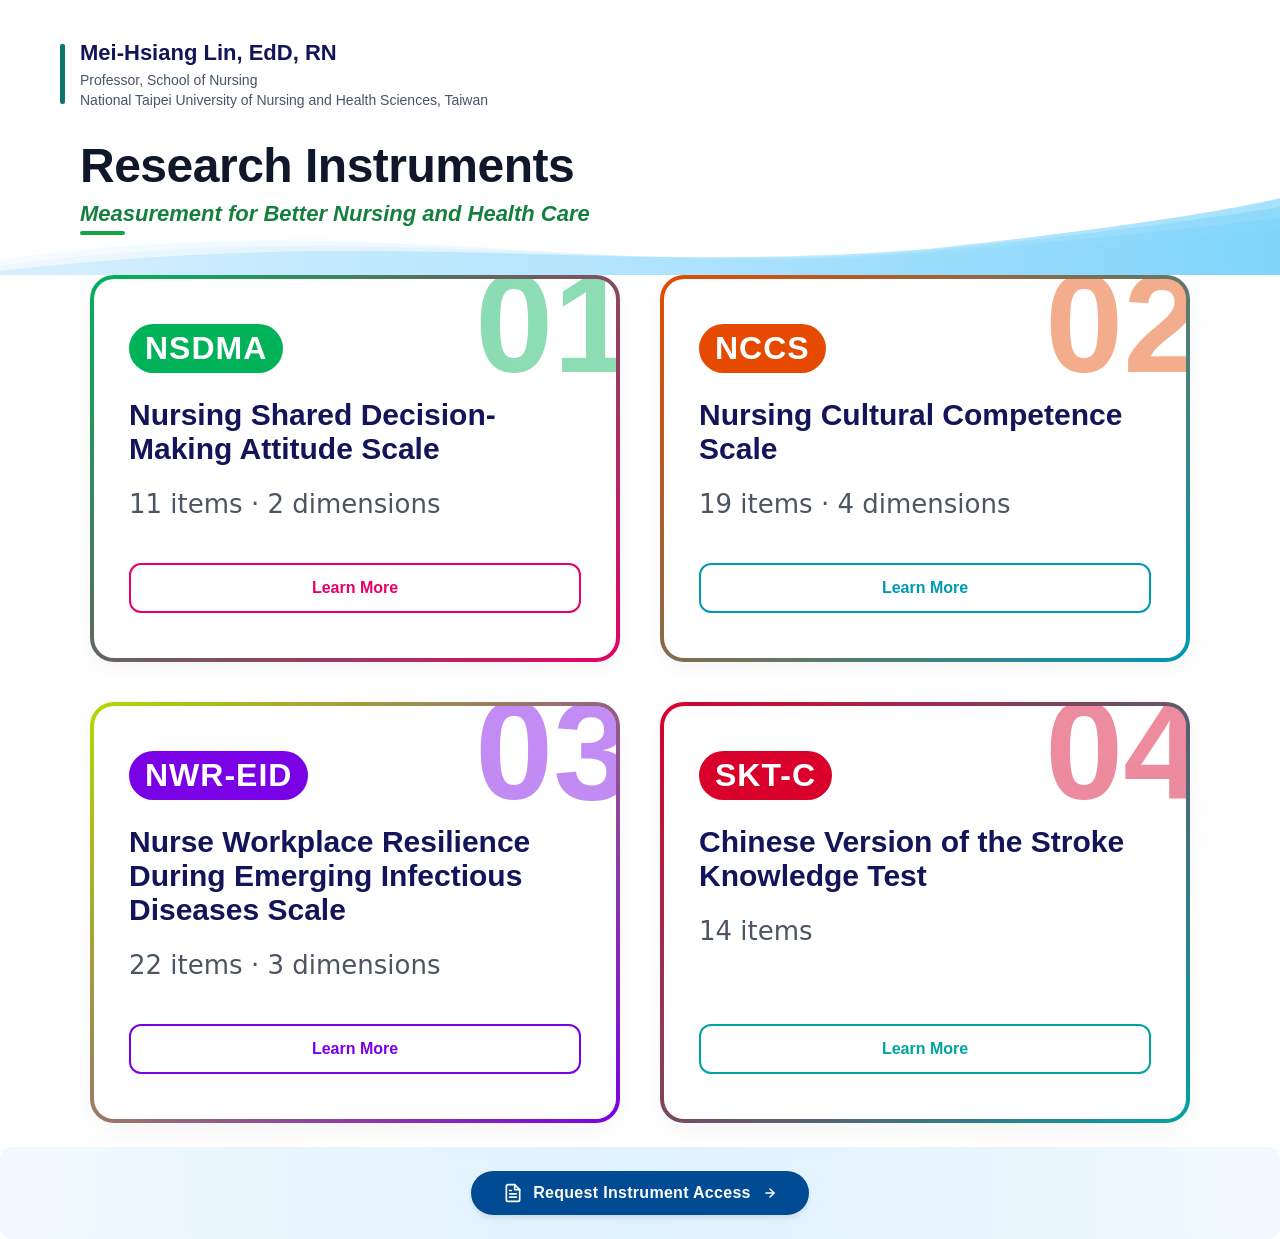
<file: index.html>
<!DOCTYPE html>
<html lang="zh-Hant">
<head>
    <meta charset="UTF-8">
    <meta name="viewport" content="width=device-width, initial-scale=1.0">
    <title>Research Instruments</title>
    <link rel="stylesheet" href="style.css">
</head>
<body>

    <div class="banner-container">
        <!-- 頂部教授資訊：包含左側垂直綠色直線 -->
        <div class="profile-container">
            <div class="profile-info">
                <div class="profile-name">Mei-Hsiang Lin, EdD, RN</div>
                <div class="profile-title">Professor, School of Nursing</div>
                <div class="profile-org">National Taipei University of Nursing and Health Sciences, Taiwan</div>
            </div>
        </div>

        <!-- 底部核心標題：完全靠左對齊 -->
        <div class="main-content">
            <h1 class="main-title">Research Instruments</h1>
            <div class="sub-title">Measurement for Better Nursing and Health Care</div>
        </div>

        <!-- 修正後完美還原的滿版多層次波浪線條 (SVG) -->
        
        <svg class="wave-background" viewBox="0 0 1200 250" fill="none" xmlns="http://w3.org" preserveAspectRatio="none">
            <!-- 漣漪第 1 層 (底層：超輕薄淡藍托底) -->
            <path d="M0 232 C280 185, 480 242, 780 236 C980 228, 1100 216, 1200 208 V250 H0 Z" fill="url(#wave-gradient-light)" opacity="0.15"/>
            
            <!-- 漣漪第 2 層 (中底層：微調起伏，創造若隱若現的交織) -->
            <path d="M0 236 C310 192, 510 246, 810 233 C1010 220, 1110 207, 1200 198 V250 H0 Z" fill="url(#wave-gradient-medium)" opacity="0.25"/>
            
            <!-- 漣漪第 3 層 (中高層：絲帶般的溫和層次) -->
            <path d="M0 241 C340 198, 530 248, 840 230 C1040 212, 1140 197, 1200 188 V250 H0 Z" fill="url(#wave-gradient-medium)" opacity="0.35"/>
            
            <!-- 漣漪第 4 層 (頂層：最上方的波浪邊緣，保持半透明以消除強烈感) -->
            <path d="M0 246 C370 205, 560 250, 870 226 C1060 206, 1150 191, 1200 180 V250 H0 Z" fill="url(#wave-gradient-dark)" opacity="0.45"/>
            
            <!-- 漸層顏色定義（全面調低色彩飽和度與亮度，回歸自然水藍） -->
            <defs>
                <linearGradient id="wave-gradient-light" x1="0" y1="250" x2="1200" y2="150" gradientUnits="userSpaceOnUse">
                    <stop offset="0%" stop-color="#f0f9ff" />
                    <stop offset="60%" stop-color="#e0f2fe" />
                    <stop offset="100%" stop-color="#bae6fd" />
                </linearGradient>
                <linearGradient id="wave-gradient-medium" x1="0" y1="250" x2="1200" y2="120" gradientUnits="userSpaceOnUse">
                    <stop offset="0%" stop-color="#e0f2fe" />
                    <stop offset="50%" stop-color="#bae6fd" />
                    <stop offset="100%" stop-color="#7dd3fc" />
                </linearGradient>
                <linearGradient id="wave-gradient-dark" x1="0" y1="250" x2="1200" y2="100" gradientUnits="userSpaceOnUse">
                    <stop offset="0%" stop-color="#bae6fd" />
                    <stop offset="50%" stop-color="#7dd3fc" />
                    <stop offset="100%" stop-color="#38bdf8" />
                </linearGradient>
            </defs>
        </svg>
    </div>


    <!-- 2x2 上二下二對稱網格佈局 -->
    <div class="contrast-grid-layout">
        
        <!-- 大項 1：NSDMA (翡翠綠 X 艷麗粉) -->
        <div class="contrast-card color-green-pink">
            <div class="card-inner">
                <span class="card-num">01</span>
                <div class="card-badge">NSDMA</div>
                <h2>Nursing Shared Decision-Making Attitude Scale</h2>
                <p>11 items · 2 dimensions</p>
                <a href="NSDMA.html" class="action-btn">Learn More</a>
            </div>
        </div>

        <!-- 大項 2：NCCS (琥珀橙 X 寶石藍) -->
        <div class="contrast-card color-orange-blue">
            <div class="card-inner">
                <span class="card-num">02</span>
                <div class="card-badge">NCCS</div>
                <h2>Nursing Cultural Competence Scale</h2>
                <p>19 items · 4 dimensions</p>
                <a href="NCCS.html" class="action-btn">Learn More</a>
            </div>
        </div>

        <!-- 大項 3：NWR-EID (芥末黃 X 皇家紫) -->
        <div class="contrast-card color-yellow-purple">
            <div class="card-inner">
                <span class="card-num">03</span>
                <div class="card-badge">NWR-EID</div>
                <h2>Nurse Workplace Resilience During Emerging Infectious Diseases Scale</h2>
                <p>22 items · 3 dimensions</p>
                <a href="NWR-EID.html" class="action-btn">Learn More</a>
            </div>
        </div>

        <!-- 大項 4：SKT-C (深烈紅 X 深青綠) -->
        <div class="contrast-card color-red-cyan">
            <div class="card-inner">
                <span class="card-num">04</span>
                <div class="card-badge">SKT-C</div>
                <h2>Chinese Version of the Stroke Knowledge Test</h2>
                <p>14 items</p>
                <a href="SKT-C.html" class="action-btn">Learn More</a>
            </div>
        </div>

    </div>


 <!-- 2. 下方按鈕呼籲區塊 (CTA Section) -->
    <div class="cta-container">
        <a href="https://forms.gle/aVVgJao4hKjNyvbj9" class="cta-button">
            <!-- 純 SVG 繪製的文件圖示 -->
            <svg class="icon-file" viewBox="0 0 24 24" fill="none" stroke="currentColor" stroke-width="2" stroke-linecap="round" stroke-linejoin="round">
                <path d="M14 2H6a2 2 0 0 0-2 2v16a2 2 0 0 0 2 2h12a2 2 0 0 0 2-2V8z"></path>
                <polyline points="14 2 14 8 20 8"></polyline>
                <line x1="16" y1="13" x2="8" y2="13"></line>
                <line x1="16" y1="17" x2="8" y2="17"></line>
                <polyline points="10 9 9 9 8 9"></polyline>
            </svg>
            
            <span class="btn-text">Request Instrument Access</span>
            
            <!-- 純 SVG 繪製的向右箭頭 -->
            <svg class="icon-arrow" viewBox="0 0 24 24" fill="none" stroke="currentColor" stroke-width="2.5" stroke-linecap="round" stroke-linejoin="round">
                <line x1="5" y1="12" x2="19" y2="12"></line>
                <polyline points="12 5 19 12 12 19"></polyline>
            </svg>
        </a>
    </div>

</body>
</html>
</file>
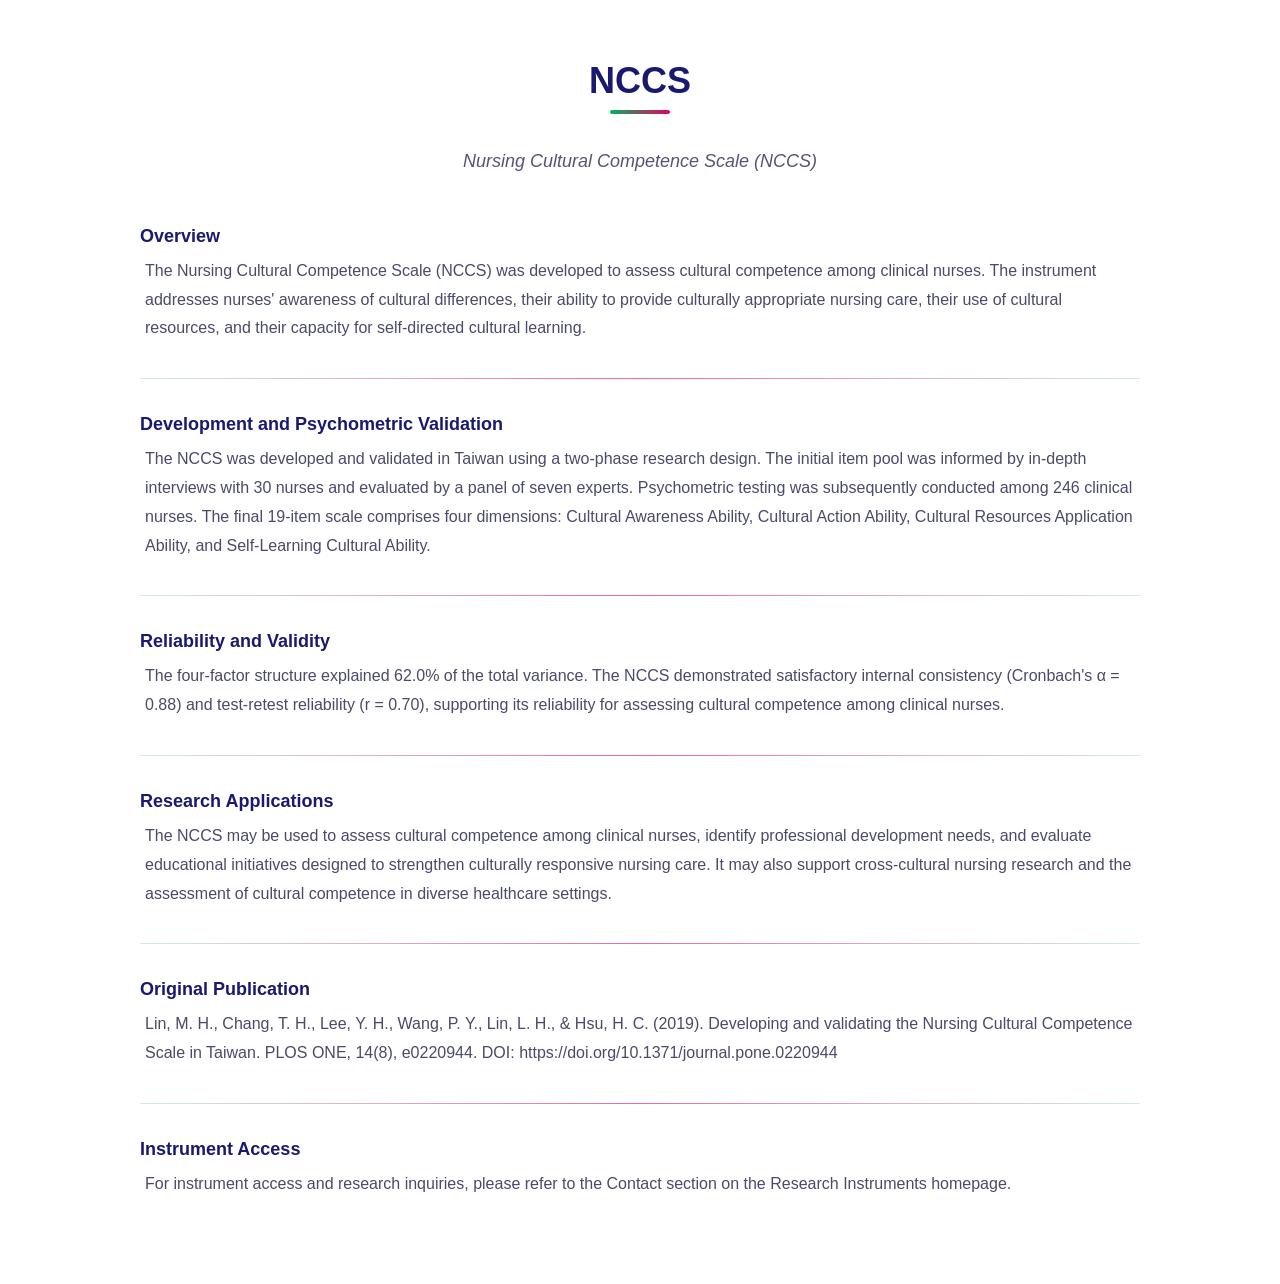
<file: NCCS.html>
<!DOCTYPE html>
<html lang="zh-TW">
<head>
    <meta charset="UTF-8">
    <meta name="viewport" content="width=device-width, initial-scale=1.0">
    <title>NCCS </title>
    <style>
        body {
            font-family: -apple-system, BlinkMacSystemFont, "Segoe UI", Roboto, sans-serif;
            background-color: #ffffff; /* 純白背景 */
            color: #191970;            /* 午夜藍文字 */
            margin: 0;
            padding: 60px 20px;
            display: flex;
            flex-direction: column;
            align-items: center;
        }
        
        /* 控制整體左右寬度的核心（數值越小，左右空白越多） */
        .container {
            width: 100%;
            max-width: 1000px; /* 黃金閱讀寬度 */
        }

        /* 主標題：完美置中 */
        .title {
            position: relative;
            font-size: 36px;
            font-weight: bold;
            text-align: center;
            margin: 0 0 45px 0; /* 留出空間給漸層線 */
        }
        .title::after {
            content: '';
            position: absolute;
            bottom: -12px;
            left: 50%;
            transform: translateX(-50%);
            width: 60px;
            height: 4px;
            background: linear-gradient(90deg, #00B359, #E60067); /* 標題下方漸層線 */
            border-radius: 2px;
        }

        /* 🌟 新增的副標題簡介樣式（16px、置中、深灰藍、上下留空行） */
        .subtitle-intro {
            font-size: 18px;
            text-align: center;      /* 配合主標題，維持置中 */
            color: #555577;          /* 稍微柔和的午夜藍深灰，做出層次感 */
            line-height: 1.6;
            margin: 0 0 50px 0;      /* 👈 下方留空行 50px，與第一個大項目完美隔開 */
            font-style: italic;      /* 可選：微斜體增加文青感，若不需要可刪除此行 */
        }

        /* 項目大標題（18px 粗體、午夜藍、靠左） */
        .item-title {
            font-size: 18px;
            font-weight: bold;
            color: #191970;
            margin: 0 0 10px 0;
            text-align: left;
        }

        /* 項目內文（16px、深灰藍、靠左） */
        .text-content {
            font-size: 16px;
            text-align: left;
            line-height: 1.8;
            color: #4a4a6a;
            margin: 0 0 25px 0; 
            padding: 0 5px;
        }

        /* 美化後的 <hr> 漸層分割線 */
        hr {
            border: none;                     
            height: 1px;                      
            background: linear-gradient(90deg, rgba(0,179,89,0.2), rgba(230,0,103,0.6), rgba(0,179,89,0.2)); 
            margin: 35px 0;                   
        }
    </style>
</head>
<body>

    <div class="container">
        <!-- 全網頁主標題 -->
        <h1 class="title">NCCS </h1>

        <!-- 🌟 新增的一行簡介（置中、大小 16px） -->
        <p class="subtitle-intro">Nursing Cultural Competence Scale (NCCS)</p>

        <!-- 項目 1 -->
        <h2 class="item-title">Overview</h2>
        <p class="text-content">
            The Nursing Cultural Competence Scale (NCCS) was developed to assess cultural competence among clinical nurses. The instrument addresses nurses' awareness of cultural differences, their ability to provide culturally appropriate nursing care, their use of cultural resources, and their capacity for self-directed cultural learning.
        </p>

        <hr>

        <!-- 項目 2 -->
        <h2 class="item-title">Development and Psychometric Validation</h2>
        <p class="text-content">
            The NCCS was developed and validated in Taiwan using a two-phase research design. The initial item pool was informed by in-depth interviews with 30 nurses and evaluated by a panel of seven experts. Psychometric testing was subsequently conducted among 246 clinical nurses.
The final 19-item scale comprises four dimensions: Cultural Awareness Ability, Cultural Action Ability, Cultural Resources Application Ability, and Self-Learning Cultural Ability.

        </p>

        <hr>

        <!-- 項目 3 -->
        <h2 class="item-title">Reliability and Validity</h2>
        <p class="text-content">
            The four-factor structure explained 62.0% of the total variance. The NCCS demonstrated satisfactory internal consistency (Cronbach's α = 0.88) and test-retest reliability (r = 0.70), supporting its reliability for assessing cultural competence among clinical nurses.
        </p>

        <hr>

        <!-- 項目 4 -->
        <h2 class="item-title">Research Applications</h2>
        <p class="text-content">
            The NCCS may be used to assess cultural competence among clinical nurses, identify professional development needs, and evaluate educational initiatives designed to strengthen culturally responsive nursing care. It may also support cross-cultural nursing research and the assessment of cultural competence in diverse healthcare settings.
        </p>

        <hr>

        <!-- 項目 5 -->
        <h2 class="item-title">Original Publication</h2>
        <p class="text-content">
            Lin, M. H., Chang, T. H., Lee, Y. H., Wang, P. Y., Lin, L. H., & Hsu, H. C. (2019). Developing and validating the Nursing Cultural Competence Scale in Taiwan. PLOS ONE, 14(8), e0220944.
DOI: https://doi.org/10.1371/journal.pone.0220944

        </p>

        <hr>

        <!-- 項目 6 -->
        <h2 class="item-title">Instrument Access</h2>
        <p class="text-content">
            For instrument access and research inquiries, please refer to the Contact section on the Research Instruments homepage.
        </p>
    </div>

</body>
</html>
</file>
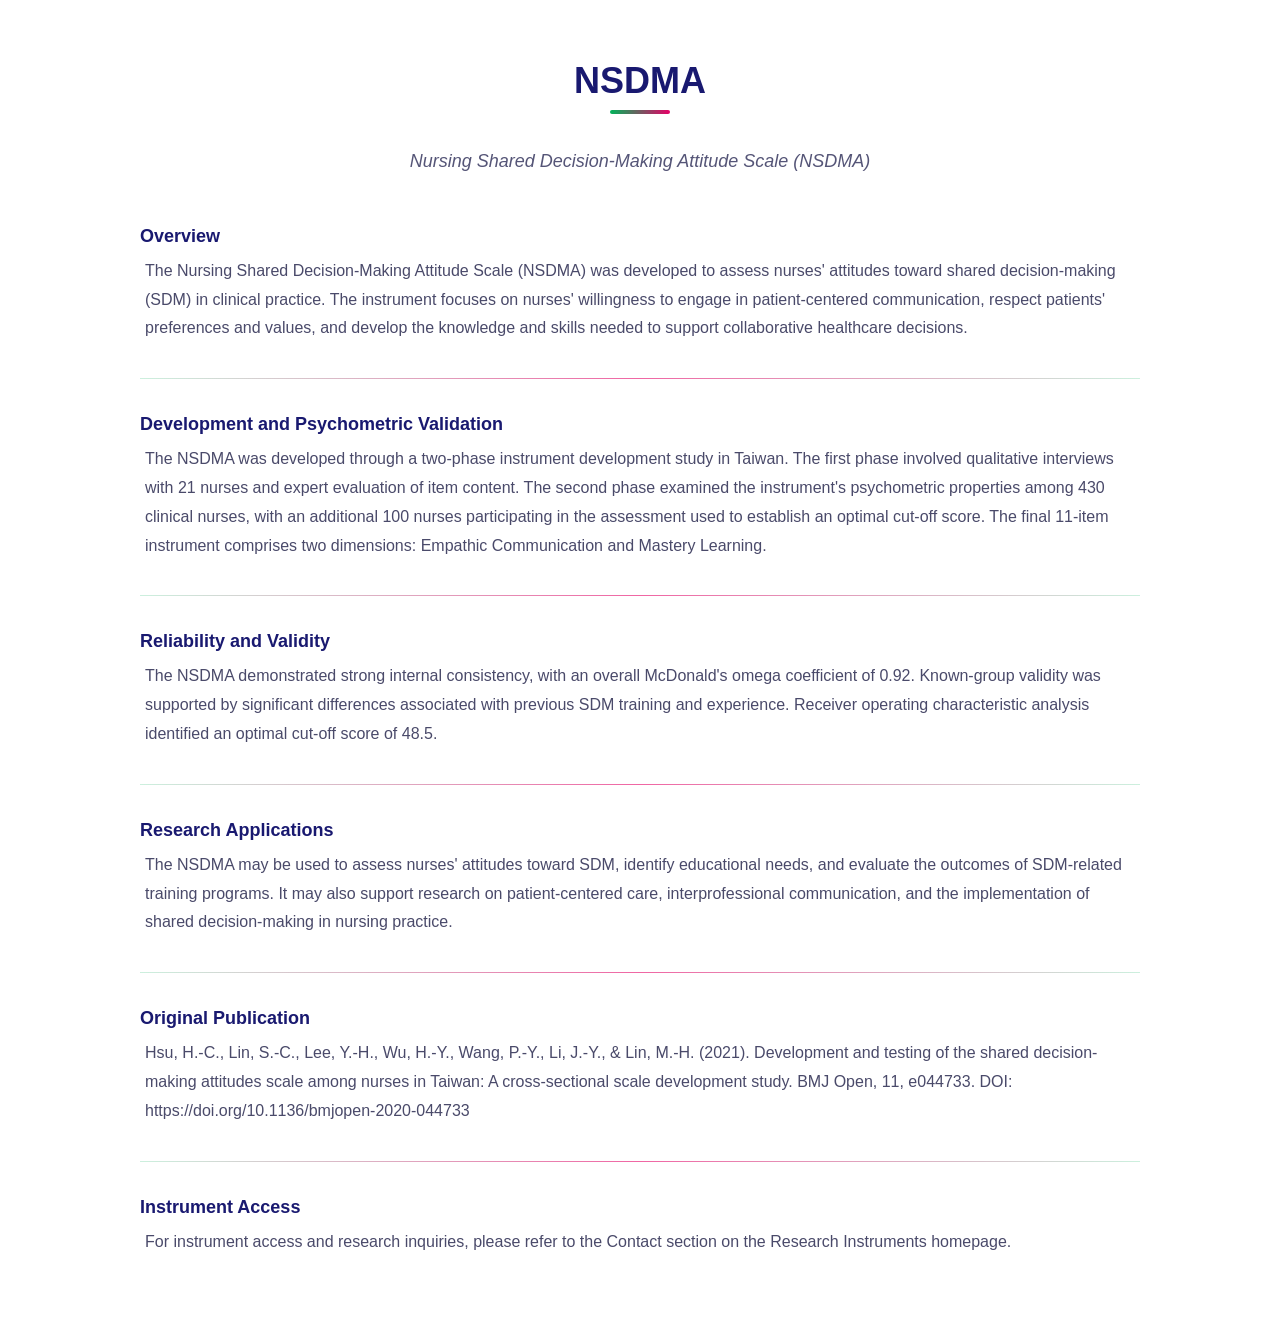
<file: NSDMA.html>
<!DOCTYPE html>
<html lang="zh-TW">
<head>
    <meta charset="UTF-8">
    <meta name="viewport" content="width=device-width, initial-scale=1.0">
    <title>NSDMA </title>
    <style>
        body {
            font-family: -apple-system, BlinkMacSystemFont, "Segoe UI", Roboto, sans-serif;
            background-color: #ffffff; /* 純白背景 */
            color: #191970;            /* 午夜藍文字 */
            margin: 0;
            padding: 60px 20px;
            display: flex;
            flex-direction: column;
            align-items: center;
        }
        
        /* 控制整體左右寬度的核心（數值越小，左右空白越多） */
        .container {
            width: 100%;
            max-width: 1000px; /* 黃金閱讀寬度 */
        }

        /* 主標題：完美置中 */
        .title {
            position: relative;
            font-size: 36px;
            font-weight: bold;
            text-align: center;
            margin: 0 0 45px 0; /* 留出空間給漸層線 */
        }
        .title::after {
            content: '';
            position: absolute;
            bottom: -12px;
            left: 50%;
            transform: translateX(-50%);
            width: 60px;
            height: 4px;
            background: linear-gradient(90deg, #00B359, #E60067); /* 標題下方漸層線 */
            border-radius: 2px;
        }

        /* 🌟 新增的副標題簡介樣式（16px、置中、深灰藍、上下留空行） */
        .subtitle-intro {
            font-size: 18px;
            text-align: center;      /* 配合主標題，維持置中 */
            color: #555577;          /* 稍微柔和的午夜藍深灰，做出層次感 */
            line-height: 1.6;
            margin: 0 0 50px 0;      /* 👈 下方留空行 50px，與第一個大項目完美隔開 */
            font-style: italic;      /* 可選：微斜體增加文青感，若不需要可刪除此行 */
        }

        /* 項目大標題（18px 粗體、午夜藍、靠左） */
        .item-title {
            font-size: 18px;
            font-weight: bold;
            color: #191970;
            margin: 0 0 10px 0;
            text-align: left;
        }

        /* 項目內文（16px、深灰藍、靠左） */
        .text-content {
            font-size: 16px;
            text-align: left;
            line-height: 1.8;
            color: #4a4a6a;
            margin: 0 0 25px 0; 
            padding: 0 5px;
        }

        /* 美化後的 <hr> 漸層分割線 */
        hr {
            border: none;                     
            height: 1px;                      
            background: linear-gradient(90deg, rgba(0,179,89,0.2), rgba(230,0,103,0.6), rgba(0,179,89,0.2)); 
            margin: 35px 0;                   
        }
    </style>
</head>
<body>

    <div class="container">
        <!-- 全網頁主標題 -->
        <h1 class="title">NSDMA </h1>

        <!-- 🌟 新增的一行簡介（置中、大小 16px） -->
        <p class="subtitle-intro">Nursing Shared Decision-Making Attitude Scale (NSDMA)</p>

        <!-- 項目 1 -->
        <h2 class="item-title">Overview</h2>
        <p class="text-content">
            The Nursing Shared Decision-Making Attitude Scale (NSDMA) was developed to assess nurses' attitudes toward shared decision-making (SDM) in clinical practice. The instrument focuses on nurses' willingness to engage in patient-centered communication, respect patients' preferences and values, and develop the knowledge and skills needed to support collaborative healthcare decisions.
        </p>

        <hr>

        <!-- 項目 2 -->
        <h2 class="item-title">Development and Psychometric Validation</h2>
        <p class="text-content">
            The NSDMA was developed through a two-phase instrument development study in Taiwan. The first phase involved qualitative interviews with 21 nurses and expert evaluation of item content. The second phase examined the instrument's psychometric properties among 430 clinical nurses, with an additional 100 nurses participating in the assessment used to establish an optimal cut-off score.
The final 11-item instrument comprises two dimensions: Empathic Communication and Mastery Learning.

        </p>

        <hr>

        <!-- 項目 3 -->
        <h2 class="item-title">Reliability and Validity</h2>
        <p class="text-content">
            The NSDMA demonstrated strong internal consistency, with an overall McDonald's omega coefficient of 0.92. Known-group validity was supported by significant differences associated with previous SDM training and experience. Receiver operating characteristic analysis identified an optimal cut-off score of 48.5.
        </p>

        <hr>

        <!-- 項目 4 -->
        <h2 class="item-title">Research Applications</h2>
        <p class="text-content">
            The NSDMA may be used to assess nurses' attitudes toward SDM, identify educational needs, and evaluate the outcomes of SDM-related training programs. It may also support research on patient-centered care, interprofessional communication, and the implementation of shared decision-making in nursing practice.
        </p>

        <hr>

        <!-- 項目 5 -->
        <h2 class="item-title">Original Publication</h2>
        <p class="text-content">
            Hsu, H.-C., Lin, S.-C., Lee, Y.-H., Wu, H.-Y., Wang, P.-Y., Li, J.-Y., & Lin, M.-H. (2021). Development and testing of the shared decision-making attitudes scale among nurses in Taiwan: A cross-sectional scale development study. BMJ Open, 11, e044733.
DOI: https://doi.org/10.1136/bmjopen-2020-044733

        </p>

        <hr>

        <!-- 項目 6 -->
        <h2 class="item-title">Instrument Access</h2>
        <p class="text-content">
            For instrument access and research inquiries, please refer to the Contact section on the Research Instruments homepage.
        </p>
    </div>

</body>
</html>
</file>
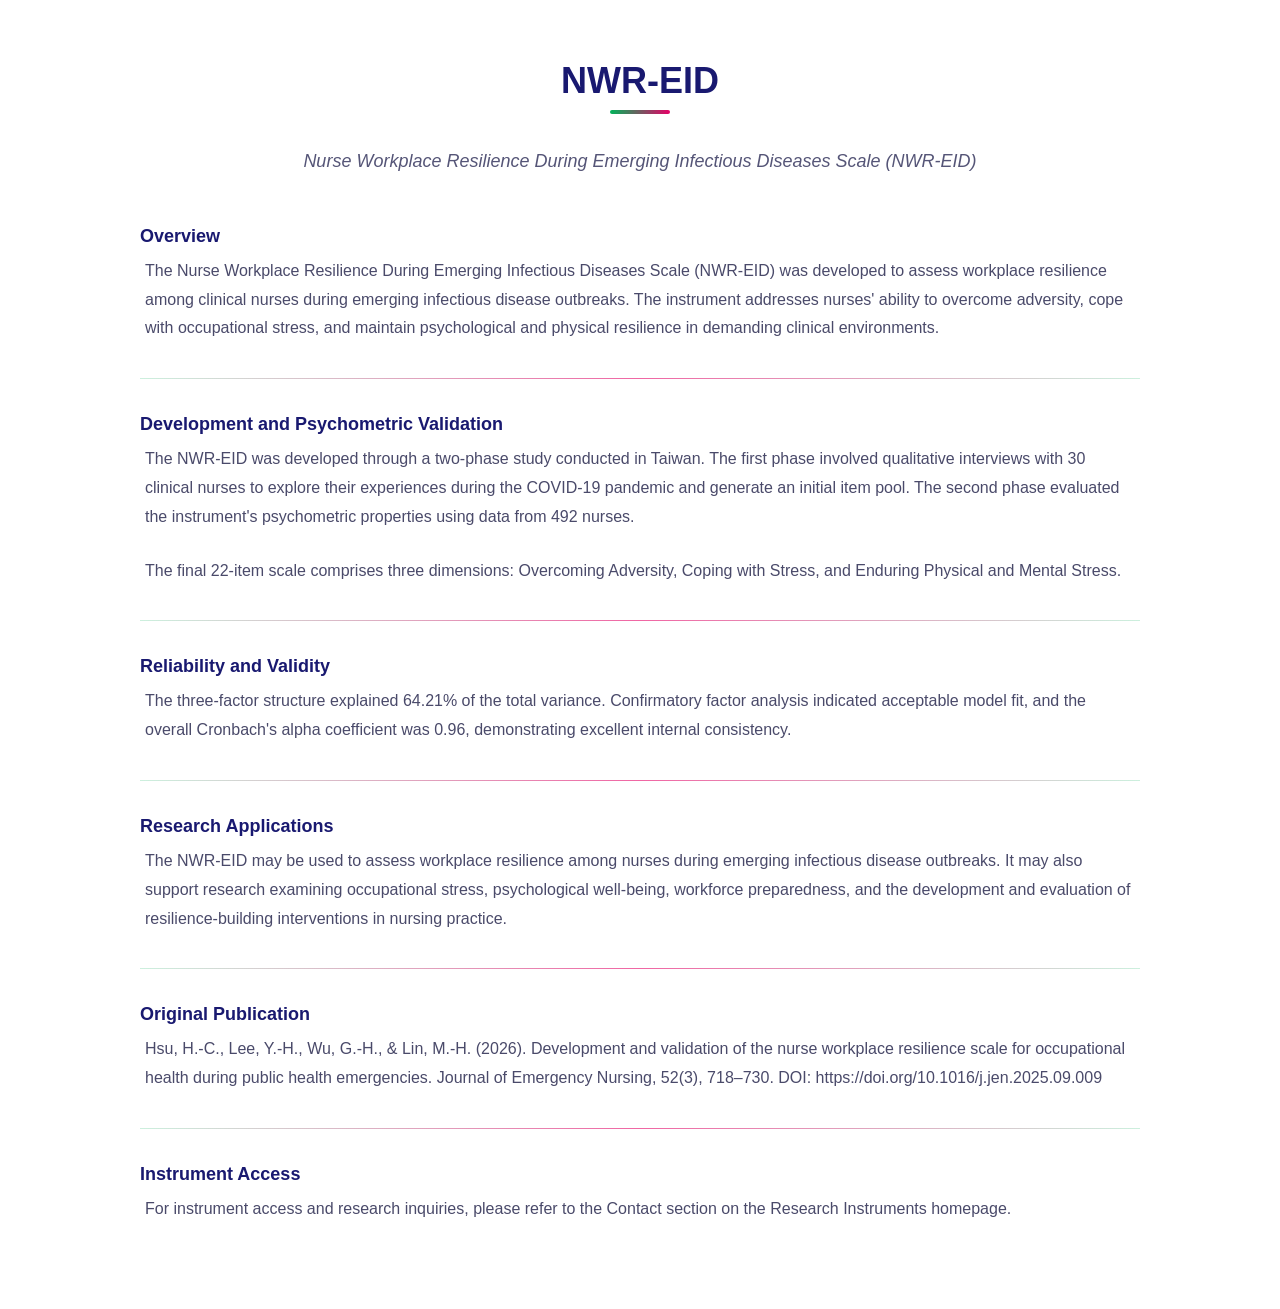
<file: NWR-EID.html>
<!DOCTYPE html>
<html lang="zh-TW">
<head>
    <meta charset="UTF-8">
    <meta name="viewport" content="width=device-width, initial-scale=1.0">
    <title>NWR-EID </title>
    <style>
        body {
            font-family: -apple-system, BlinkMacSystemFont, "Segoe UI", Roboto, sans-serif;
            background-color: #ffffff; /* 純白背景 */
            color: #191970;            /* 午夜藍文字 */
            margin: 0;
            padding: 60px 20px;
            display: flex;
            flex-direction: column;
            align-items: center;
        }
        
        /* 控制整體左右寬度的核心（數值越小，左右空白越多） */
        .container {
            width: 100%;
            max-width: 1000px; /* 黃金閱讀寬度 */
        }

        /* 主標題：完美置中 */
        .title {
            position: relative;
            font-size: 36px;
            font-weight: bold;
            text-align: center;
            margin: 0 0 45px 0; /* 留出空間給漸層線 */
        }
        .title::after {
            content: '';
            position: absolute;
            bottom: -12px;
            left: 50%;
            transform: translateX(-50%);
            width: 60px;
            height: 4px;
            background: linear-gradient(90deg, #00B359, #E60067); /* 標題下方漸層線 */
            border-radius: 2px;
        }

        /* 🌟 新增的副標題簡介樣式（16px、置中、深灰藍、上下留空行） */
        .subtitle-intro {
            font-size: 18px;
            text-align: center;      /* 配合主標題，維持置中 */
            color: #555577;          /* 稍微柔和的午夜藍深灰，做出層次感 */
            line-height: 1.6;
            margin: 0 0 50px 0;      /* 👈 下方留空行 50px，與第一個大項目完美隔開 */
            font-style: italic;      /* 可選：微斜體增加文青感，若不需要可刪除此行 */
        }

        /* 項目大標題（18px 粗體、午夜藍、靠左） */
        .item-title {
            font-size: 18px;
            font-weight: bold;
            color: #191970;
            margin: 0 0 10px 0;
            text-align: left;
        }

        /* 項目內文（16px、深灰藍、靠左） */
        .text-content {
            font-size: 16px;
            text-align: left;
            line-height: 1.8;
            color: #4a4a6a;
            margin: 0 0 25px 0; 
            padding: 0 5px;
        }

        /* 美化後的 <hr> 漸層分割線 */
        hr {
            border: none;                     
            height: 1px;                      
            background: linear-gradient(90deg, rgba(0,179,89,0.2), rgba(230,0,103,0.6), rgba(0,179,89,0.2)); 
            margin: 35px 0;                   
        }
    </style>
</head>
<body>

    <div class="container">
        <!-- 全網頁主標題 -->
        <h1 class="title">NWR-EID </h1>

        <!-- 🌟 新增的一行簡介（置中、大小 16px） -->
        <p class="subtitle-intro">Nurse Workplace Resilience During Emerging Infectious Diseases Scale (NWR-EID)</p>

        <!-- 項目 1 -->
        <h2 class="item-title">Overview</h2>
        <p class="text-content">
            The Nurse Workplace Resilience During Emerging Infectious Diseases Scale (NWR-EID) was developed to assess workplace resilience among clinical nurses during emerging infectious disease outbreaks. The instrument addresses nurses' ability to overcome adversity, cope with occupational stress, and maintain psychological and physical resilience in demanding clinical environments.
        </p>

        <hr>

        <!-- 項目 2 -->
        <h2 class="item-title">Development and Psychometric Validation</h2>
        <p class="text-content">
            The NWR-EID was developed through a two-phase study conducted in Taiwan. The first phase involved qualitative interviews with 30 clinical nurses to explore their experiences during the COVID-19 pandemic and generate an initial item pool. The second phase evaluated the instrument's psychometric properties using data from 492 nurses.</p>
        <p class="text-content">The final 22-item scale comprises three dimensions: Overcoming Adversity, Coping with Stress, and Enduring Physical and Mental Stress.

        </p>

        <hr>

        <!-- 項目 3 -->
        <h2 class="item-title">Reliability and Validity</h2>
        <p class="text-content">
            The three-factor structure explained 64.21% of the total variance. Confirmatory factor analysis indicated acceptable model fit, and the overall Cronbach's alpha coefficient was 0.96, demonstrating excellent internal consistency.
        </p>

        <hr>

        <!-- 項目 4 -->
        <h2 class="item-title">Research Applications</h2>
        <p class="text-content">
            The NWR-EID may be used to assess workplace resilience among nurses during emerging infectious disease outbreaks. It may also support research examining occupational stress, psychological well-being, workforce preparedness, and the development and evaluation of resilience-building interventions in nursing practice.
        </p>    
        <hr>

        <!-- 項目 5 -->
        <h2 class="item-title">Original Publication</h2>
        <p class="text-content">
            Hsu, H.-C., Lee, Y.-H., Wu, G.-H., & Lin, M.-H. (2026). Development and validation of the nurse workplace resilience scale for occupational health during public health emergencies. Journal of Emergency Nursing, 52(3), 718–730.
DOI: https://doi.org/10.1016/j.jen.2025.09.009

        </p>

        <hr>

        <!-- 項目 6 -->
        <h2 class="item-title">Instrument Access</h2>
        <p class="text-content">
            For instrument access and research inquiries, please refer to the Contact section on the Research Instruments homepage.
        </p>
    </div>

</body>
</html>
</file>
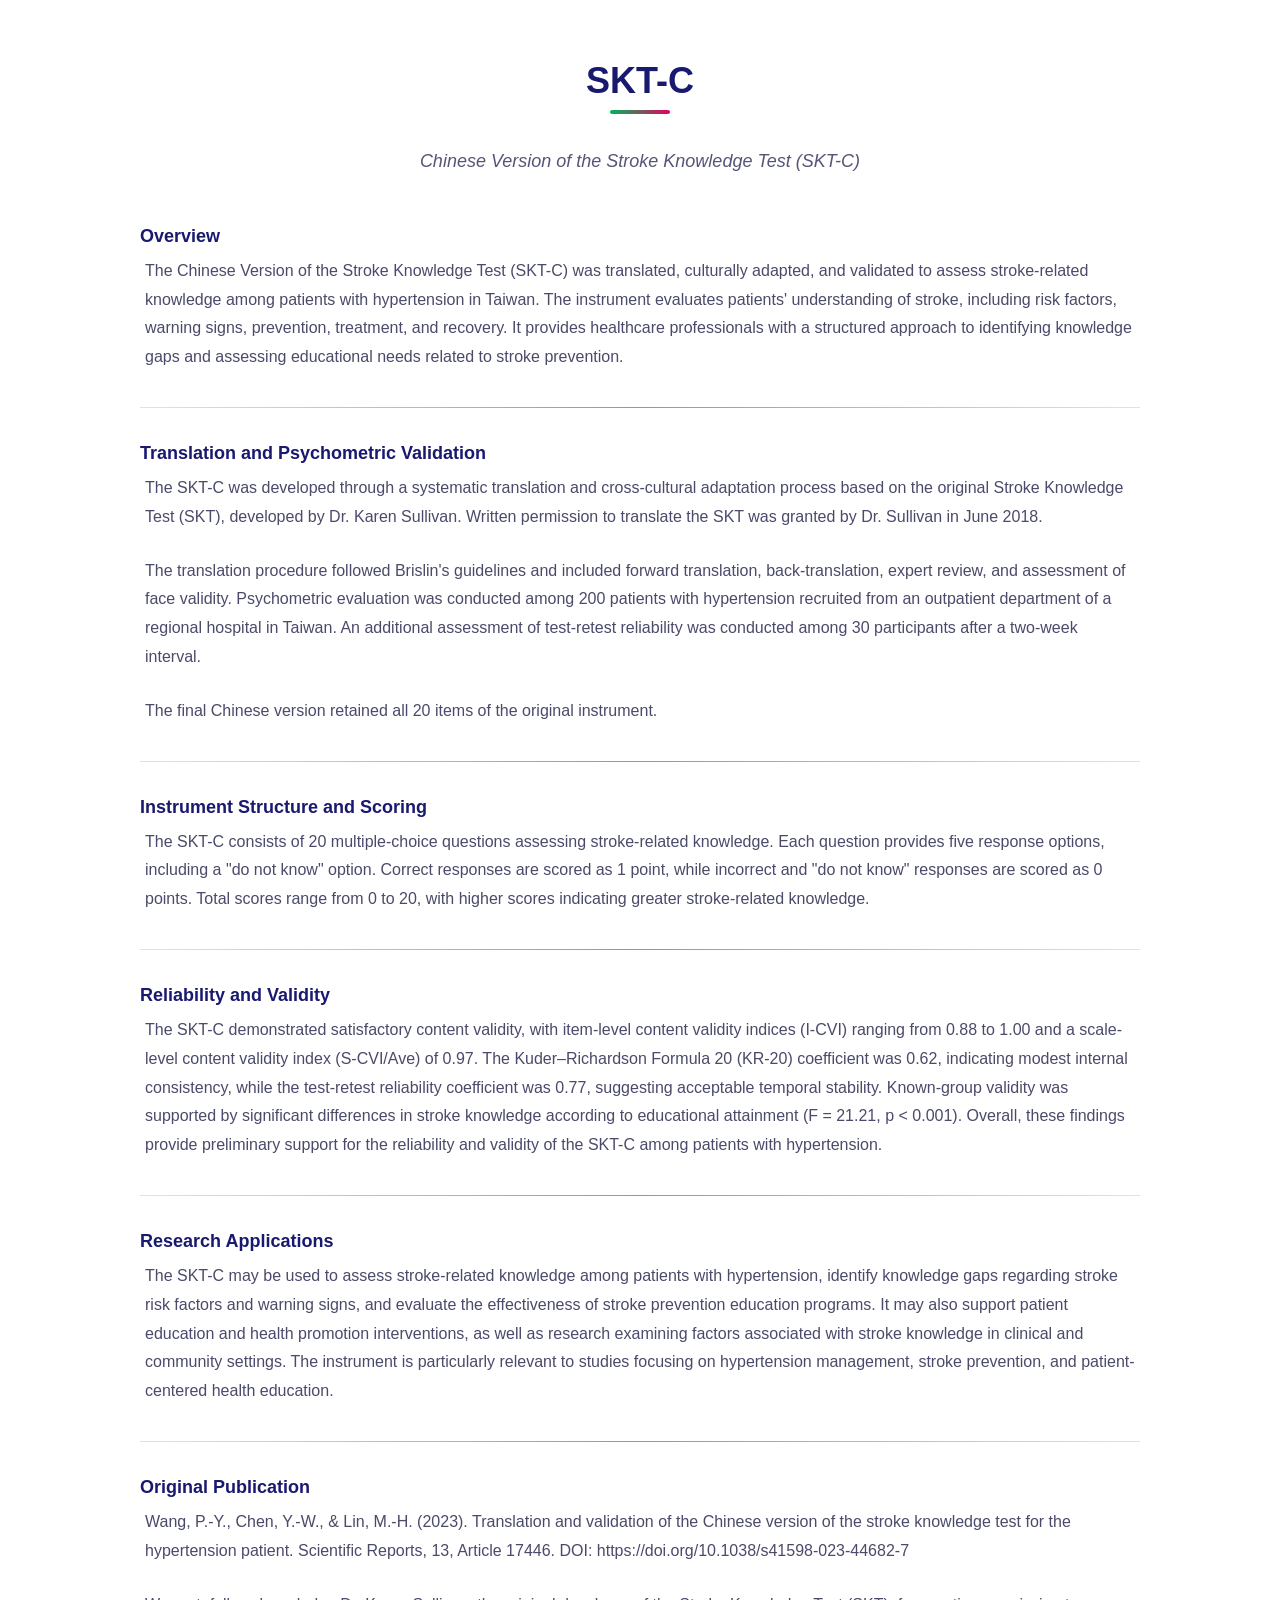
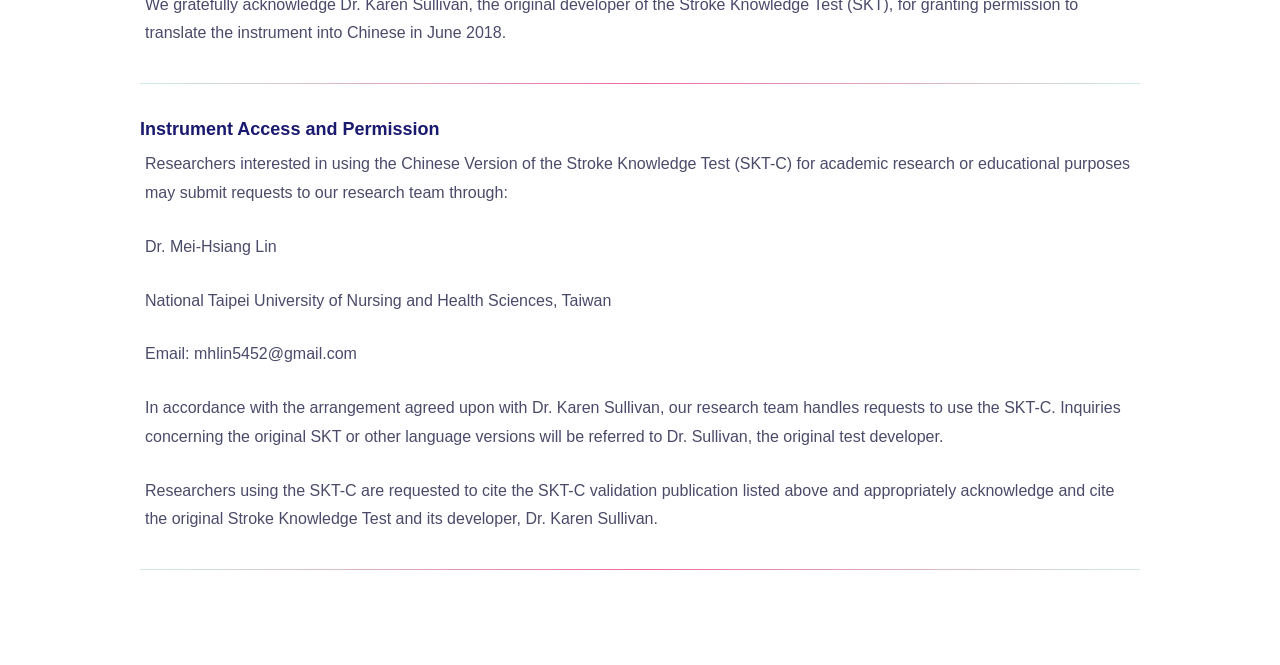
<file: SKT-C.html>
<!DOCTYPE html>
<html lang="zh-TW">
<head>
    <meta charset="UTF-8">
    <meta name="viewport" content="width=device-width, initial-scale=1.0">
    <title>SKT-C </title>
    <style>
        body {
            font-family: -apple-system, BlinkMacSystemFont, "Segoe UI", Roboto, sans-serif;
            background-color: #ffffff; /* 純白背景 */
            color: #191970;            /* 午夜藍文字 */
            margin: 0;
            padding: 60px 20px;
            display: flex;
            flex-direction: column;
            align-items: center;
        }
        
        /* 控制整體左右寬度的核心（數值越小，左右空白越多） */
        .container {
            width: 100%;
            max-width: 1000px; /* 黃金閱讀寬度 */
        }

        /* 主標題：完美置中 */
        .title {
            position: relative;
            font-size: 36px;
            font-weight: bold;
            text-align: center;
            margin: 0 0 45px 0; /* 留出空間給漸層線 */
        }
        .title::after {
            content: '';
            position: absolute;
            bottom: -12px;
            left: 50%;
            transform: translateX(-50%);
            width: 60px;
            height: 4px;
            background: linear-gradient(90deg, #00B359, #E60067); /* 標題下方漸層線 */
            border-radius: 2px;
        }

        /* 🌟 新增的副標題簡介樣式（16px、置中、深灰藍、上下留空行） */
        .subtitle-intro {
            font-size: 18px;
            text-align: center;      /* 配合主標題，維持置中 */
            color: #555577;          /* 稍微柔和的午夜藍深灰，做出層次感 */
            line-height: 1.6;
            margin: 0 0 50px 0;      /* 👈 下方留空行 50px，與第一個大項目完美隔開 */
            font-style: italic;      /* 可選：微斜體增加文青感，若不需要可刪除此行 */
        }

        /* 項目大標題（18px 粗體、午夜藍、靠左） */
        .item-title {
            font-size: 18px;
            font-weight: bold;
            color: #191970;
            margin: 0 0 10px 0;
            text-align: left;
        }

        /* 項目內文（16px、深灰藍、靠左） */
        .text-content {
            font-size: 16px;
            text-align: left;
            line-height: 1.8;
            color: #4a4a6a;
            margin: 0 0 25px 0; 
            padding: 0 5px;
        }

        /* 美化後的 <hr> 漸層分割線 */
        hr {
            border: none;                     
            height: 1px;                      
            background: linear-gradient(90deg, rgba(0,179,89,0.2), rgba(230,0,103,0.6), rgba(0,179,89,0.2)); 
            margin: 35px 0;                   
        }
    </style>
</head>
<body>

    <div class="container">
        <!-- 全網頁主標題 -->
        <h1 class="title">SKT-C </h1>

        <!-- 🌟 新增的一行簡介（置中、大小 16px） -->
        <p class="subtitle-intro">Chinese Version of the Stroke Knowledge Test (SKT-C)</p>

        <!-- 項目 1 -->
        <h2 class="item-title">Overview</h2>
        <p class="text-content">
            The Chinese Version of the Stroke Knowledge Test (SKT-C) was translated, culturally adapted, and validated to assess stroke-related knowledge among patients with hypertension in Taiwan. The instrument evaluates patients' understanding of stroke, including risk factors, warning signs, prevention, treatment, and recovery. It provides healthcare professionals with a structured approach to identifying knowledge gaps and assessing educational needs related to stroke prevention.
        </p>

        <hr>

        <!-- 項目 2 -->
        <h2 class="item-title">Translation and Psychometric Validation</h2>
        <p class="text-content">
            The SKT-C was developed through a systematic translation and cross-cultural adaptation process based on the original Stroke Knowledge Test (SKT), developed by Dr. Karen Sullivan. Written permission to translate the SKT was granted by Dr. Sullivan in June 2018.</p>
        <p class="text-content">
            The translation procedure followed Brislin's guidelines and included forward translation, back-translation, expert review, and assessment of face validity.
Psychometric evaluation was conducted among 200 patients with hypertension recruited from an outpatient department of a regional hospital in Taiwan. An additional assessment of test-retest reliability was conducted among 30 participants after a two-week interval.</p>
        <p class="text-content">
            The final Chinese version retained all 20 items of the original instrument.</p>
        
        <hr>

        <!-- 項目 3 -->
        <h2 class="item-title">Instrument Structure and Scoring</h2>
        <p class="text-content">
            The SKT-C consists of 20 multiple-choice questions assessing stroke-related knowledge. Each question provides five response options, including a "do not know" option. Correct responses are scored as 1 point, while incorrect and "do not know" responses are scored as 0 points. Total scores range from 0 to 20, with higher scores indicating greater stroke-related knowledge.
        </p>

        <hr>

        <!-- 項目 4 -->
        <h2 class="item-title">Reliability and Validity</h2>
        <p class="text-content">
            The SKT-C demonstrated satisfactory content validity, with item-level content validity indices (I-CVI) ranging from 0.88 to 1.00 and a scale-level content validity index (S-CVI/Ave) of 0.97. The Kuder–Richardson Formula 20 (KR-20) coefficient was 0.62, indicating modest internal consistency, while the test-retest reliability coefficient was 0.77, suggesting acceptable temporal stability. Known-group validity was supported by significant differences in stroke knowledge according to educational attainment (F = 21.21, p < 0.001). Overall, these findings provide preliminary support for the reliability and validity of the SKT-C among patients with hypertension.
        </p>    
        <hr>

        <!-- 項目 5 -->
        <h2 class="item-title">Research Applications</h2>
        <p class="text-content">
            The SKT-C may be used to assess stroke-related knowledge among patients with hypertension, identify knowledge gaps regarding stroke risk factors and warning signs, and evaluate the effectiveness of stroke prevention education programs. It may also support patient education and health promotion interventions, as well as research examining factors associated with stroke knowledge in clinical and community settings. The instrument is particularly relevant to studies focusing on hypertension management, stroke prevention, and patient-centered health education.
        </p>

        <hr>

        <!-- 項目 6 -->
        <h2 class="item-title">Original Publication</h2>
        <p class="text-content">
            Wang, P.-Y., Chen, Y.-W., & Lin, M.-H. (2023). Translation and validation of the Chinese version of the stroke knowledge test for the hypertension patient. Scientific Reports, 13, Article 17446.
DOI: https://doi.org/10.1038/s41598-023-44682-7</p>

        <p class="text-content">
            We gratefully acknowledge Dr. Karen Sullivan, the original developer of the Stroke Knowledge Test (SKT), for granting permission to translate the instrument into Chinese in June 2018.
        </p>

        <hr>

        <!-- 項目 8 -->
        <h2 class="item-title">Instrument Access and Permission</h2>
        <p class="text-content">
            Researchers interested in using the Chinese Version of the Stroke Knowledge Test (SKT-C) for academic research or educational purposes may submit requests to our research team through:</p>
        <p class="text-content">Dr. Mei-Hsiang Lin</p>
        <p class="text-content">National Taipei University of Nursing and Health Sciences, Taiwan</p>
        <p class="text-content">Email: mhlin5452@gmail.com</p>
        <p class="text-content">In accordance with the arrangement agreed upon with Dr. Karen Sullivan, our research team handles requests to use the SKT-C. Inquiries concerning the original SKT or other language versions will be referred to Dr. Sullivan, the original test developer.</p>
        <p class="text-content">Researchers using the SKT-C are requested to cite the SKT-C validation publication listed above and appropriately acknowledge and cite the original Stroke Knowledge Test and its developer, Dr. Karen Sullivan.

        </p>
        <hr> 
    </div>

</body>
</html>
</file>
<file: style.css>
/* 基礎樣式重設 */
* {
    margin: 0;
    padding: 0;
    box-sizing: border-box;
    font-family: -apple-system, BlinkMacSystemFont, "Segoe UI", Roboto, "Helvetica Neue", Arial, sans-serif;
}

/* 橫幅容器 */
.banner-container {
    position: relative;
    width: 100%;
    min-height: 250px;
    background-color: #ffffff;
    padding: 40px 60px;
    overflow: hidden;
    display: flex;
    flex-direction: column;
    justify-content: space-between;
}

/* 教授資訊外容器（用來定位最左邊的綠色直線條） */
.profile-container {
    position: relative;
    padding-left: 20px; /* 留出綠色直線條的空間 */
    text-align: left;    /* 確保文字靠左 */
    margin-bottom: 30px;
}

/* 教授資訊最左邊的垂直綠色直線 */
.profile-container::before {
    content: '';
    position: absolute;
    left: 0;
    top: 4px;
    width: 5px;          /* 直線厚度 */
    height: calc(100% - 8px); /* 讓線條高度自動跟隨三行文字高度 */
    min-height: 50px;    /* 確保最少有一定高度 */
    background-color: #0f766e; /* 深綠色 */
    border-radius: 2px;
}

/* 教授資訊文字區塊 */
.profile-info {
    display: flex;
    flex-direction: column;
    align-items: flex-start; /* 確保內容物件靠左 */
}

/* 姓名樣式 */
.profile-name {
    font-size: 22px;
    font-weight: bold;
    color: #121559;
    line-height: 1.2;
}

/* 職稱樣式 */
.profile-title {
    font-size: 14px;
    color: #475569;
    margin-top: 6px;
    font-weight: 500;
}

/* 單位機構樣式 */
.profile-org {
    font-size: 14px;
    color: #475569;
    margin-top: 4px;
}

/* 主標題區塊（完全靠左對齊，並確保文字在波浪上方） */
.main-content {
    text-align: left;
    z-index: 2; 
    padding-left: 20px; /* 與上方文字對齊線保持一致 */
}

/* 主標題樣式 */
.main-title {
    font-size: 48px;
    font-weight: 800;
    color: #0f172a;
    letter-spacing: -0.5px;
    margin-bottom: 8px;
}

/* 副標題樣式 */
.sub-title {
    font-size: 22px;
    font-weight: 700;
    color: #15803d; /* 綠色字體 */
    font-style: italic; /* 斜體 */
    position: relative;
    display: inline-block;
    padding-bottom: 8px;
}

/* 副標題下方的綠色短底線 */
.sub-title::after {
    content: '';
    position: absolute;
    left: 0;
    bottom: 0;
    width: 45px;
    height: 4px;
    background-color: #16a34a;
    border-radius: 2px;
}

/* 完美還原的滿版網頁波浪背景控制 */
.wave-background {
    position: absolute;
    left: 0;             /* 從極左側邊界開始 */
    right: 0;            /* 延伸至極右側邊界 */
    bottom: 0;           /* 完美貼齊底部零間隙 */
    width: 100%;         /* 橫向強制 100% 滿版填滿 */
    height: 100%;        /* 縱向完整充滿容器背景，以便呈現從底部到右上的大幅度揚起 */
    z-index: 1;          
    pointer-events: none;
}


/* ==========================================
   📦 2x2 完美的對稱網格排版
   ========================================== */
.contrast-grid-layout {
    display: grid;
    grid-template-columns: repeat(2, 1fr); /* 強制上二下二 */
    gap: 40px;
    width: 100%;
    max-width: 1100px;
    margin: 0 auto;
}

/* 卡片基礎：邊框自帶雙色高飽和度漸層 */
.contrast-card {
    background: linear-gradient(135deg, var(--c1), var(--c2));
    border-radius: 24px;
    padding: 4px; 
    transition: transform 0.4s cubic-bezier(0.175, 0.885, 0.32, 1.275);
    box-shadow: 0 10px 25px rgba(15, 23, 42, 0.04);
}

/* 卡片內部：極致純白與外框線條撞色 */
.card-inner {
    background: #FFFFFF; 
    border-radius: 20px;
    padding: 45px 35px;
    height: 100%;
    display: flex;
    flex-direction: column;
    position: relative;
    overflow: hidden;
}

/* 背景巨型巨型數字 */
.card-num  {
    position: absolute;
    right: -15px;      /* 稍微往右側延伸，增加破格排版感 */
    top: -25px;
    font-size: 140px;  /* 放大字體，讓深色更具張力 */
    font-weight: 900;
    opacity: 0.45;     /* 提高透明度，使其深色完全顯現 */
    line-height: 1;
    z-index: 0;        /* 確保在文字後方，不影響閱讀 */
}

/* 標籤小方塊 */
.card-badge {
    align-self: flex-start;
    padding: 6px 16px;
    font-size: 32px;
    font-weight: 900;
    letter-spacing: 1px;
    border-radius: 50px;
    margin-bottom: 25px;
}

/* 卡片主標題：採用飽和寶石色 */
.contrast-card h2 {
    font-size: 30px;
    margin-bottom: 15px;
    font-weight: 900;
}

.contrast-card p {
    font-size: 26px;
    line-height: 1.8;
    color: #4B5563; 
    margin-bottom: 35px;
    font-family: system-ui, sans-serif;
}

/* 按鈕核心樣式 */
.action-btn {
    margin-top: auto;
    text-decoration: none;
    padding: 14px 30px;
    font-weight: 900;
    text-align: center;
    border-radius: 12px;
    transition: all 0.3s ease;
}

/* 懸停時卡片向上浮起浮起 */
.contrast-card:hover {
    transform: translateY(-10px) scale(1.01);
}

/* ==========================================
   🎨 淺色底專用：四大項目高對比互補色
   ========================================== */

/* 大項 1：翡翠綠 X 艷麗粉 */
.color-green-pink { --c1: #00B359; --c2: #E60067; }
.color-green-pink .card-num { color: #00B359; }
.color-green-pink .card-badge { background: #00B359; color: #fff; }
.color-green-pink h2 { color: #121559; }
.color-green-pink .action-btn { border: 2px solid #E60067; color: #E60067; }
.color-green-pink .action-btn:hover { background: #E60067; color: #fff; box-shadow: 0 10px 20px rgba(230, 0, 103, 0.25); }
.color-green-pink:hover { box-shadow: 0 20px 40px rgba(0, 179, 89, 0.15); }

/* 大項 2：琥珀橙 X 寶石藍 */
.color-orange-blue { --c1: #E64A00; --c2: #0099B3; }
.color-orange-blue .card-num { color: #E64A00; }
.color-orange-blue .card-badge { background: #E64A00; color: #fff; }
.color-orange-blue h2 { color: #121559; }
.color-orange-blue .action-btn { border: 2px solid #0099B3; color: #0099B3; }
.color-orange-blue .action-btn:hover { background: #0099B3; color: #fff; box-shadow: 0 10px 20px rgba(0, 153, 179, 0.25); }
.color-orange-blue:hover { box-shadow: 0 20px 40px rgba(230, 74, 0, 0.15); }

/* 大項 3：芥末黃 X 皇家紫 */
.color-yellow-purple { --c1: #B3D900; --c2: #7A00E6; }
.color-yellow-purple .card-num { color: #7A00E6; }
.color-yellow-purple .card-badge { background: #7A00E6; color: #fff; }
.color-yellow-purple h2 { color: #121559; }
.color-yellow-purple .action-btn { border: 2px solid #7A00E6; color: #7A00E6; }
.color-yellow-purple .action-btn:hover { background: #7A00E6; color: #fff; box-shadow: 0 10px 20px rgba(122, 0, 230, 0.25); }
.color-yellow-purple:hover { box-shadow: 0 20px 40px rgba(122, 0, 230, 0.15); }

/* 大項 4：深烈紅 X 深青綠 */
.color-red-cyan { --c1: #D9002B; --c2: #00A3A3; }
.color-red-cyan .card-num { color: #D9002B; }
.color-red-cyan .card-badge { background: #D9002B; color: #fff; }
.color-red-cyan h2 { color: #121559; }
.color-red-cyan .action-btn { border: 2px solid #00A3A3; color: #00A3A3; }
.color-red-cyan .action-btn:hover { background: #00A3A3; color: #000; box-shadow: 0 10px 20px rgba(0, 163, 163, 0.25); }
.color-red-cyan:hover { box-shadow: 0 20px 40px rgba(217, 0, 43, 0.15); }


/* ==========================================================================
   2. learn more part 2
   ========================================================================== */




/* 外層：2欄 × 2列 */
.info-grid {
    display: grid;
    grid-template-columns: repeat(2, minmax(0, 1fr));
    grid-template-rows: repeat(2, minmax(180px, 1fr));
    gap: 15px;

    width: calc(100% - 160px);
    margin: 0 auto;

    min-height: 400px;
    box-sizing: border-box;
    font-family: Arial, sans-serif;
}

/* 個別區塊 */
.info-card {
    display: flex;
    flex-direction: column;
    justify-content: space-between;

    width: 100%;
    height: 100%;
    padding: 20px;

    border: 1px solid #17427c;
    border-radius: 10px;
    box-sizing: border-box;
}

/* 標題 */
.info-card h3 {
    color: #17427c;
    font-size: 18px;
    margin: 0 0 10px;
}

/* 底部資訊列 */
.info-card__footer {
    display: flex;
    align-items: center;
    gap: 10px;
    flex-wrap: nowrap;
}

/* Description */
.info-card__footer p {
    color: #666;
    font-size: 14px;
    margin: 0;
    white-space: nowrap;
}

/* 中間分隔線 */
.info-card__footer .divider {
    color: #17427c;
    font-size: 16px;
}

/* Learn More */
.info-card__footer a {
    color: #07529b;
    font-size: 13px;
    font-weight: 600;
    text-decoration: none;
    white-space: nowrap;
}

/* 滑鼠效果 */
.info-card__footer a:hover {
    color: #063e78;
    text-decoration: underline;
}

/* ==========================================================================
   2. 下方按鈕呼籲區塊 (CTA Section)
   ========================================================================== */
.cta-container {
    width: 100%;
    margin-top: 24px;          /* 與上方橫幅保持完美間距 */
    padding: 24px 0;           
    border-radius: 12px;       
    background: linear-gradient(to right, #f0f9ff 0%, #e0f2fe 50%, #f0f9ff 100%); /* 左右對稱淡藍漸層 */
    display: flex;
    justify-content: center;   /* 讓按鈕水平置中 */
    align-items: center;       
    box-sizing: border-box;
}

/* 深藍色膠囊型按鈕 */
.cta-button {
    display: inline-flex;
    align-items: center;       
    justify-content: center;
    background-color: #004b93; /* 經典深藍 */
    color: #ffffff;            
    text-decoration: none;     
    padding: 12px 32px;        
    border-radius: 50px;       
    font-size: 16px;
    font-weight: 600;          
    letter-spacing: 0.3px;
    transition: all 0.2s ease-in-out; 
    box-shadow: 0 4px 6px -1px rgba(0, 0, 0, 0.1);
}

/* 按鈕滑鼠懸停（Hover）動效 */
.cta-button:hover {
    background-color: #00366b; 
    transform: translateY(-1px); 
    box-shadow: 0 6px 12px -2px rgba(0, 0, 0, 0.15);
}

.cta-button:active {
    transform: translateY(1px);
}

.btn-text {
    margin: 0 12px 0 10px;    
}

.icon-file {
    width: 20px;
    height: 20px;
    color: #ffffff;
}

.icon-arrow {
    width: 14px;
    height: 14px;
    color: #ffffff;
    transition: transform 0.2s ease;
}

/* 懸停時讓箭頭往前探 */
.cta-button:hover .icon-arrow {
    transform: translateX(3px);
}

/* ==========================================
   📱 平板與手機版響應式修正 (RWD)
   ========================================== */

/* 平板尺寸以下 (768px 以下) */
@media (max-width: 768px) {
    /* 1. 橫幅內距與標題縮小 */
    .banner-container {
        padding: 30px 24px;
        min-height: auto;
    }

    .main-title {
        font-size: 32px;
    }

    .sub-title {
        font-size: 18px;
    }

    /* 2. 第一組卡片網格：從 2 欄改為單欄，並調整間距 */
    .contrast-grid-layout {
        grid-template-columns: 1fr;
        gap: 24px;
        padding: 0 20px;
    }

    /* 卡片內部空間與字體縮小 */
    .card-inner {
        padding: 30px 24px;
    }

    .card-num {
        font-size: 100px;
        right: -10px;
        top: -15px;
    }

    .card-badge {
        font-size: 20px;
        padding: 4px 14px;
        margin-bottom: 16px;
    }

    .contrast-card h2 {
        font-size: 22px;
        margin-bottom: 12px;
    }

    .contrast-card p {
        font-size: 16px;
        line-height: 1.6;
        margin-bottom: 24px;
    }

    /* 3. 第二組資訊網格：提早改為單欄並放寬左右邊距 */
    .info-grid {
        grid-template-columns: 1fr;
        grid-template-rows: auto;
        width: calc(100% - 40px);
        min-height: auto;
    }

    .info-card {
        min-height: auto;
    }

    /* 允許底部資訊在螢幕極窄時自動換行，避免文字被切掉 */
    .info-card__footer {
        flex-wrap: wrap;
        gap: 8px;
    }

    .info-card__footer p {
        white-space: normal;
    }

    /* 4. 底部 CTA 按鈕區塊調整 */
    .cta-container {
        padding: 20px 16px;
        margin-top: 20px;
    }

    .cta-button {
        width: 100%;
        max-width: 340px;
        padding: 12px 20px;
        font-size: 15px;
    }
}
</file>
